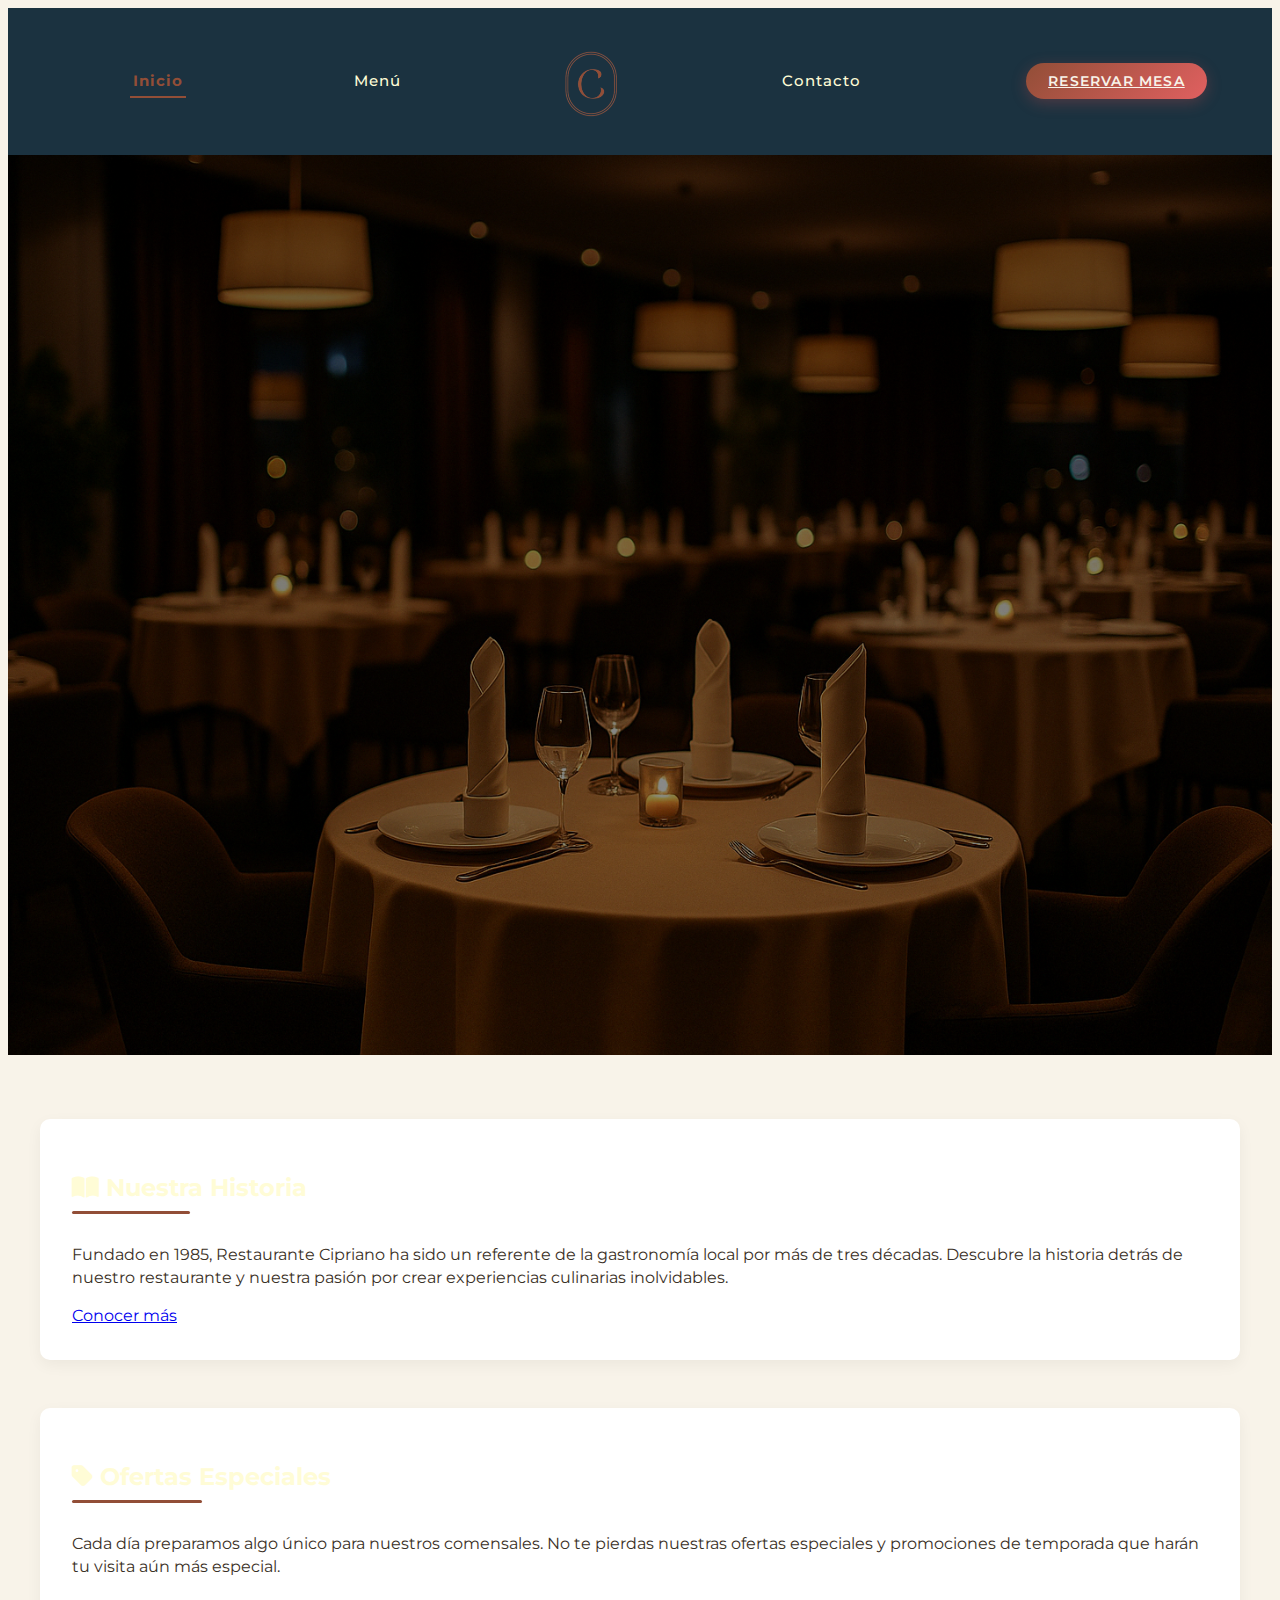
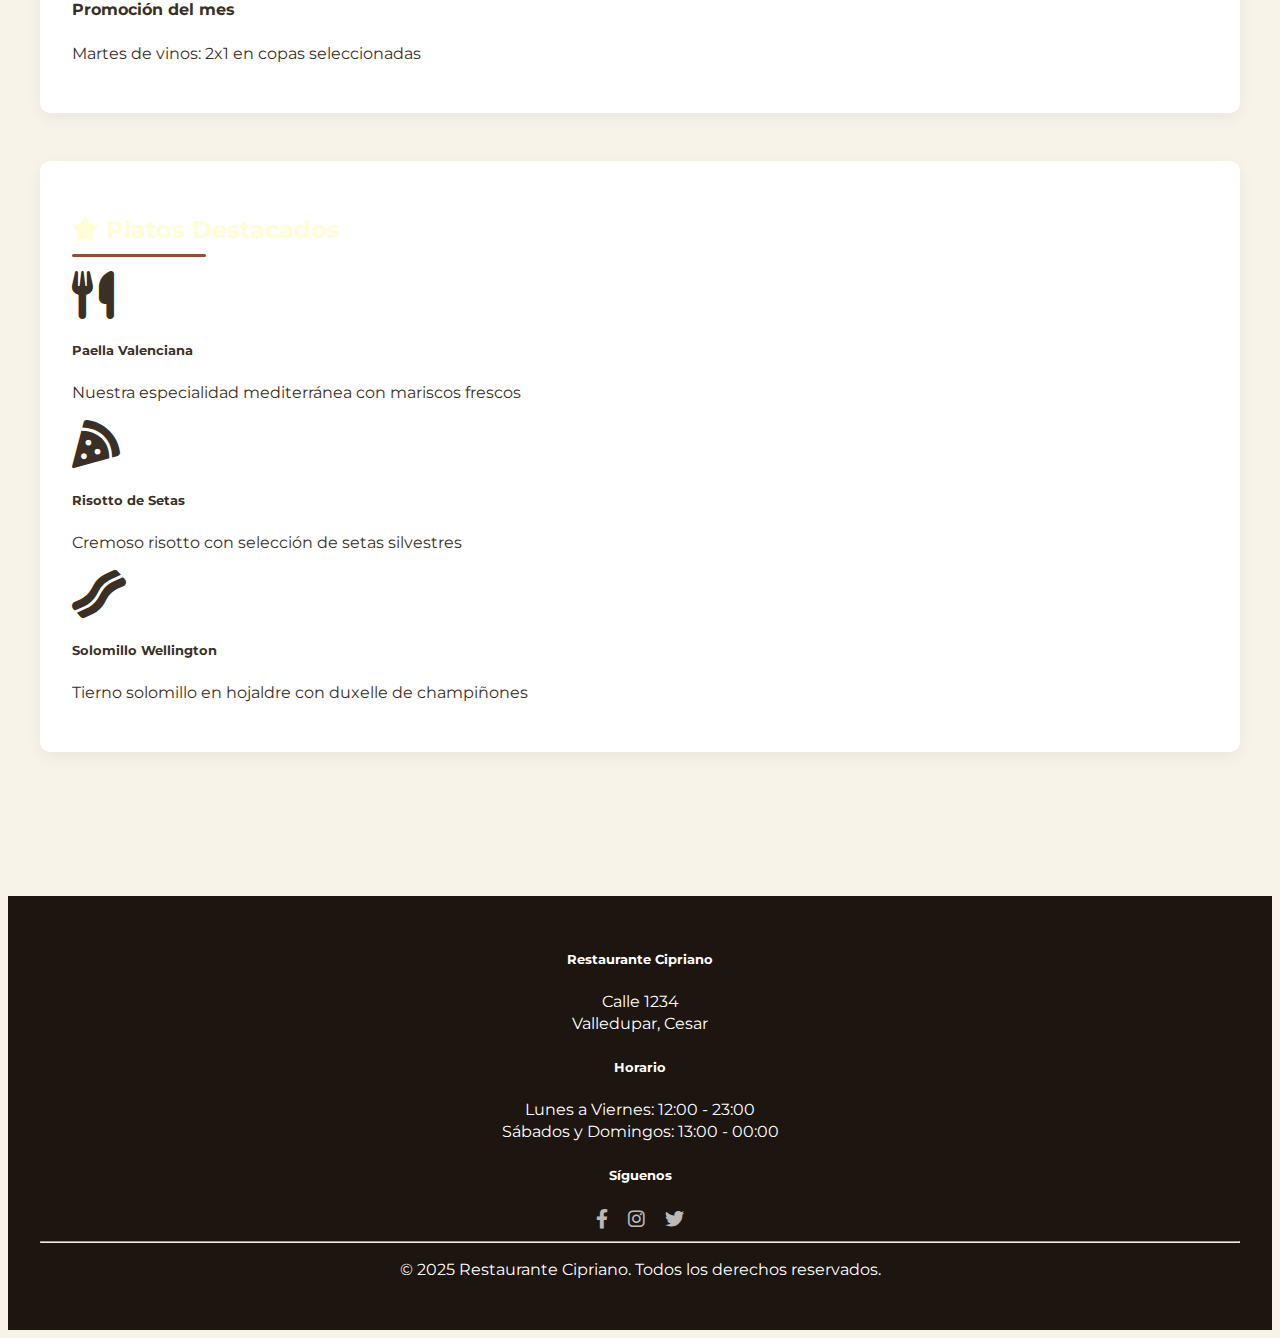
<file: index.html>
<!DOCTYPE html>
<html lang="es">
  <head>
    <meta charset="UTF-8" />
    <meta name="viewport" content="width=device-width, initial-scale=1.0" />
    <title>Restaurante Cipriano - Sabores que inspiran</title>
    <link rel="preconnect" href="https://fonts.googleapis.com" />
    <link rel="preconnect" href="https://fonts.gstatic.com" crossorigin />
    <link
      rel="icon"
      type="image/png"
      sizes="16x16"
      href="/assets/images/favicons/favicon-16x16.png" />
    <meta name="msapplication-TileColor" content="#ffffff" />
    <meta name="theme-color" content="#ffffff" />
    <link
      href="https://fonts.googleapis.com/css2?family=Montserrat:wght@400;500;600;700;800&display=swap"
      rel="stylesheet" />
    <link rel="stylesheet" href="assets/css/bootstrap.min.css" />
    <link
      rel="stylesheet"
      href="https://cdnjs.cloudflare.com/ajax/libs/font-awesome/6.0.0-beta3/css/all.min.css" />
    <link rel="stylesheet" href="assets/css/styles.css" />
  </head>
  <body>
    <header>
      <div class="header-container">
        <!-- Barra de navegación fija con fondo transparente que cambia al hacer scroll -->
        <!-- Barra de navegación fija con fondo transparente que cambia al hacer scroll -->
        <!-- header.html -->
        <nav
          class="navbar navbar-expand-lg navbar-dark bg-transparent fixed-top"
          id="mainNav">
          <div class="container">
            <div class="container-logo-mobile">
              <div class="logo-container">
                <a class="navbar-brand" href="/">
                  <img
                    src="/assets/images/logoMobile.png"
                    alt="Logo Restaurante Cipriano"
                    width="100" />
                </a>
              </div>

              <!-- Botón hamburguesa -->
              <button
                class="navbar-toggler"
                type="button"
                id="sidebarToggle"
                aria-label="Toggle navigation">
                <i class="fas fa-bars text-white"></i>
              </button>
            </div>

            <!-- Links -->
            <div
              class="collapse navbar-collapse justify-content-center"
              id="navbarNav">
              <ul class="navbar-nav align-items-center">
                <li class="nav-item px-3">
                  <a class="nav-link" href="/index.html">Inicio</a>
                </li>
                <li class="nav-item px-3">
                  <a class="nav-link" href="/pages/menu.html">Menú</a>
                </li>

                <!-- Logo entre Menú y Contacto -->
                <li class="nav-item px-3">
                  <a class="navbar-brand" href="/">
                    <img
                      src="/assets/images/logoSinFondo.png"
                      alt="Logo Restaurante Cipriano"
                      width="80" />
                  </a>
                </li>

                <li class="nav-item px-3">
                  <a class="nav-link" href="/pages/contacto.html">Contacto</a>
                </li>
                <li class="nav-item px-3">
                  <a href="/pages/reservas.html" class="btn btn-reserva">
                    Reservar Mesa
                  </a>
                </li>
              </ul>
            </div>
          </div>
        </nav>

        <!-- menu lateral -->
        <div class="sidebar-overlay" id="sidebarOverlay"></div>
        <div class="sidebar" id="sidebar">
          <div class="sidebar-header">
            <button class="close-sidebar" id="closeSidebar">
              <i class="fas fa-times"></i>
            </button>
            <img
              src="/assets/images/logoCompleto.png"
              alt="Logo Restaurante Cipriano"
              width="120"
              class="my-4" />
          </div>
          <div class="sidebar-content">
            <ul class="sidebar-menu">
              <li>
                <a href="/index.html" class="active"
                  ><i class="fas fa-home me-2"></i>Inicio</a
                >
              </li>
              <li>
                <a href="/pages/menu.html"
                  ><i class="fas fa-utensils me-2"></i>Menú</a
                >
              </li>
              <li>
                <a href="/pages/contacto.html"
                  ><i class="fas fa-envelope me-2"></i>Contacto</a
                >
              </li>
              <li>
                <a href="/pages/reservas.html"
                  ><i class="fas fa-calendar-alt me-2"></i>Reservas</a
                >
              </li>
            </ul>
            <div class="sidebar-footer">
              <a href="/pages/reservas.html" class="btn-reserva-sidebar"
                >Reservar Mesa</a
              >
              <div class="social-sidebar mt-4">
                <a href="#" class="me-3"><i class="fab fa-facebook-f"></i></a>
                <a href="#" class="me-3"><i class="fab fa-instagram"></i></a>
                <a href="#" class="me-3"><i class="fab fa-twitter"></i></a>
              </div>
            </div>
          </div>
        </div>

        <!-- Hero section mejorada -->
        <div class="hero">
          <div class="overlay"></div>
          <img
            src="assets/images/hero-image.png"
            alt="Hero Image"
            class="img-fluid" />
          <div class="hero-content">
            <h1>Bienvenidos a Cipriano</h1>
            <p class="hero-subtitle">
              Una experiencia gastronómica inolvidable
            </p>
            <div class="hero-buttons">
              <a href="pages/menu.html" class="btn btn-outline-light btn-lg"
                >Ver Menú</a
              >
              <a href="pages/reservas.html" class="btn btn-primary btn-lg"
                >Reservar Mesa</a
              >
            </div>
          </div>
        </div>
      </div>
    </header>
    <main class="container">
      <div class="row">
        <div class="col-lg-6">
          <section class="historia-section">
            <h2><i class="fas fa-book-open me-2"></i> Nuestra Historia</h2>
            <p>
              Fundado en 1985, Restaurante Cipriano ha sido un referente de la
              gastronomía local por más de tres décadas. Descubre la historia
              detrás de nuestro restaurante y nuestra pasión por crear
              experiencias culinarias inolvidables.
            </p>
            <a href="#" class="btn btn-outline-primary mt-3">Conocer más</a>
          </section>
        </div>
        <div class="col-lg-6">
          <section class="ofertas-section">
            <h2><i class="fas fa-tag me-2"></i> Ofertas Especiales</h2>
            <p>
              Cada día preparamos algo único para nuestros comensales. No te
              pierdas nuestras ofertas especiales y promociones de temporada que
              harán tu visita aún más especial.
            </p>
            <div class="oferta-destacada mt-3 p-3 bg-light rounded">
              <h4>Promoción del mes</h4>
              <p class="mb-2">Martes de vinos: 2x1 en copas seleccionadas</p>
            </div>
          </section>
        </div>
      </div>

      <section class="destacados-section mt-4">
        <h2 class="text-center">
          <i class="fas fa-star me-2"></i> Platos Destacados
        </h2>
        <div class="row mt-4">
          <div class="col-md-4">
            <div class="card mb-4">
              <div class="card-body text-center">
                <i class="fas fa-utensils fa-3x mb-3 text-primary"></i>
                <h5>Paella Valenciana</h5>
                <p>Nuestra especialidad mediterránea con mariscos frescos</p>
              </div>
            </div>
          </div>
          <div class="col-md-4">
            <div class="card mb-4">
              <div class="card-body text-center">
                <i class="fas fa-pizza-slice fa-3x mb-3 text-primary"></i>
                <h5>Risotto de Setas</h5>
                <p>Cremoso risotto con selección de setas silvestres</p>
              </div>
            </div>
          </div>
          <div class="col-md-4">
            <div class="card mb-4">
              <div class="card-body text-center">
                <i class="fas fa-bacon fa-3x mb-3 text-primary"></i>
                <h5>Solomillo Wellington</h5>
                <p>Tierno solomillo en hojaldre con duxelle de champiñones</p>
              </div>
            </div>
          </div>
        </div>
      </section>
    </main>
    <footer>
      <div class="container">
        <div class="row">
          <div class="col-md-4 mb-4">
            <h5>Restaurante Cipriano</h5>
            <p>Calle 1234<br />Valledupar, Cesar</p>
          </div>
          <div class="col-md-4 mb-4">
            <h5>Horario</h5>
            <p>
              Lunes a Viernes: 12:00 - 23:00<br />
              Sábados y Domingos: 13:00 - 00:00
            </p>
          </div>
          <div class="col-md-4 mb-4">
            <h5>Síguenos</h5>
            <div class="social-icons">
              <a href="#" class="me-2"><i class="fab fa-facebook-f"></i></a>
              <a href="#" class="me-2"><i class="fab fa-instagram"></i></a>
              <a href="#" class="me-2"><i class="fab fa-twitter"></i></a>
            </div>
          </div>
        </div>
        <hr class="mt-4 mb-4" />
        <p class="text-center">
          &copy; 2025 Restaurante Cipriano. Todos los derechos reservados.
        </p>
      </div>
    </footer>
    <script src="assets/js/bootstrap.bundle.min.js"></script>
    <script src="assets/js/main.js"></script>
  </body>
</html>
</file>
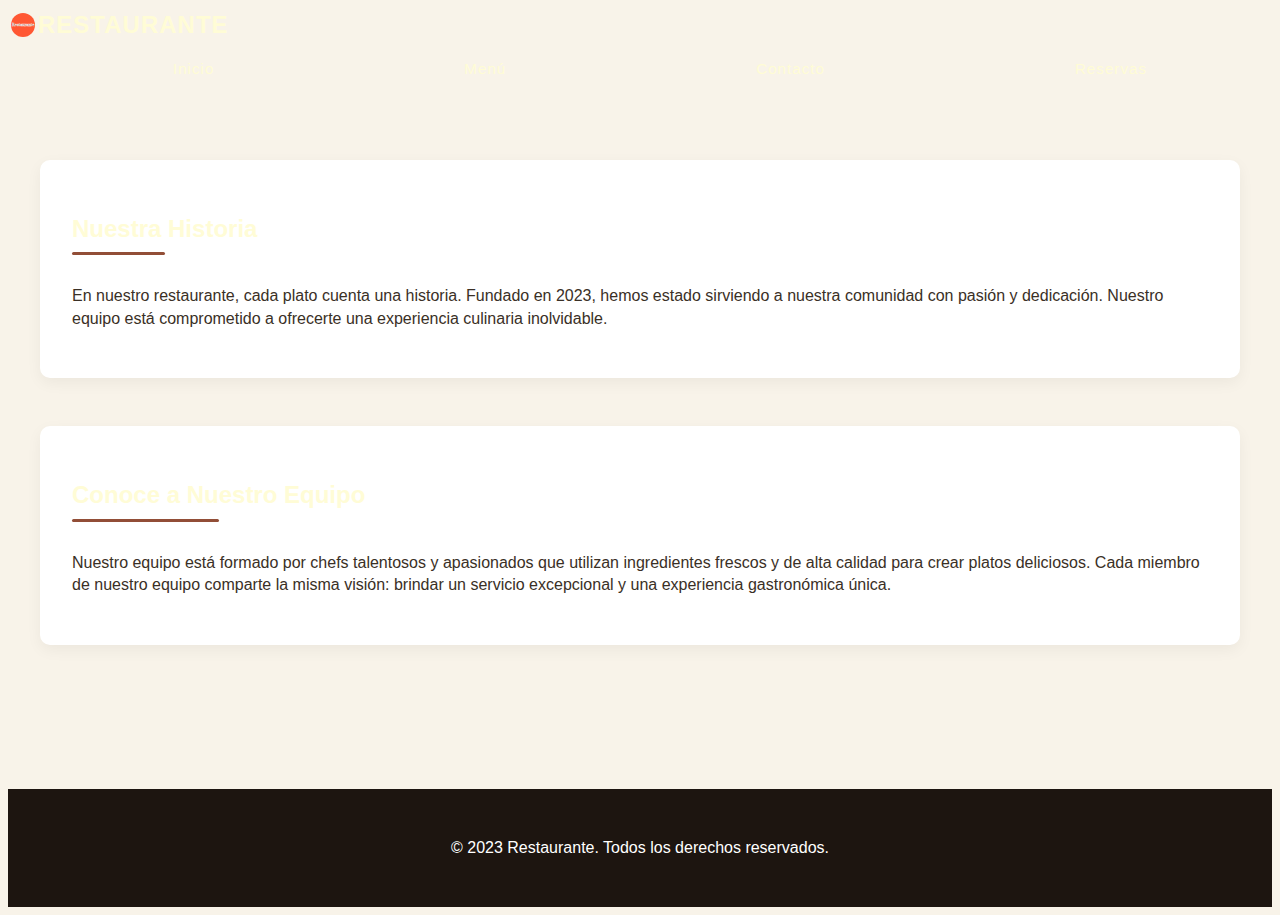
<file: pages/nosotros.html>
<!DOCTYPE html>
<html lang="es">
<head>
    <meta charset="UTF-8">
    <meta name="viewport" content="width=device-width, initial-scale=1.0">
    <title>Nosotros - Restaurante</title>
    <link rel="stylesheet" href="../assets/css/bootstrap.min.css">
    <link rel="stylesheet" href="../assets/css/styles.css">
</head>
<body>
    <header>
        <nav class="navbar navbar-expand-lg navbar-light bg-light">
            <a class="navbar-brand" href="../index.html">
                <img src="../assets/images/logo.svg" alt="Logo Restaurante" width="30" height="30">
                Restaurante
            </a>
            <button class="navbar-toggler" type="button" data-toggle="collapse" data-target="#navbarNav" aria-controls="navbarNav" aria-expanded="false" aria-label="Toggle navigation">
                <span class="navbar-toggler-icon"></span>
            </button>
            <div class="collapse navbar-collapse" id="navbarNav">
                <ul class="navbar-nav">
                    <li class="nav-item">
                        <a class="nav-link" href="../index.html">Inicio</a>
                    </li>
                    <li class="nav-item">
                        <a class="nav-link" href="menu.html">Menú</a>
                    </li>
                    <li class="nav-item">
                        <a class="nav-link" href="contacto.html">Contacto</a>
                    </li>
                    <li class="nav-item">
                        <a class="nav-link" href="reservas.html">Reservas</a>
                    </li>
                </ul>
            </div>
        </nav>
    </header>
    <main class="container mt-5">
        <section>
            <h2>Nuestra Historia</h2>
            <p>En nuestro restaurante, cada plato cuenta una historia. Fundado en 2023, hemos estado sirviendo a nuestra comunidad con pasión y dedicación. Nuestro equipo está comprometido a ofrecerte una experiencia culinaria inolvidable.</p>
        </section>
        <section>
            <h2>Conoce a Nuestro Equipo</h2>
            <p>Nuestro equipo está formado por chefs talentosos y apasionados que utilizan ingredientes frescos y de alta calidad para crear platos deliciosos. Cada miembro de nuestro equipo comparte la misma visión: brindar un servicio excepcional y una experiencia gastronómica única.</p>
        </section>
    </main>
    <footer class="text-center mt-5">
        <p>&copy; 2023 Restaurante. Todos los derechos reservados.</p>
    </footer>
    <script src="../assets/js/bootstrap.bundle.min.js"></script>
    <script src="../assets/js/main.js"></script>
</body>
</html>
</file>
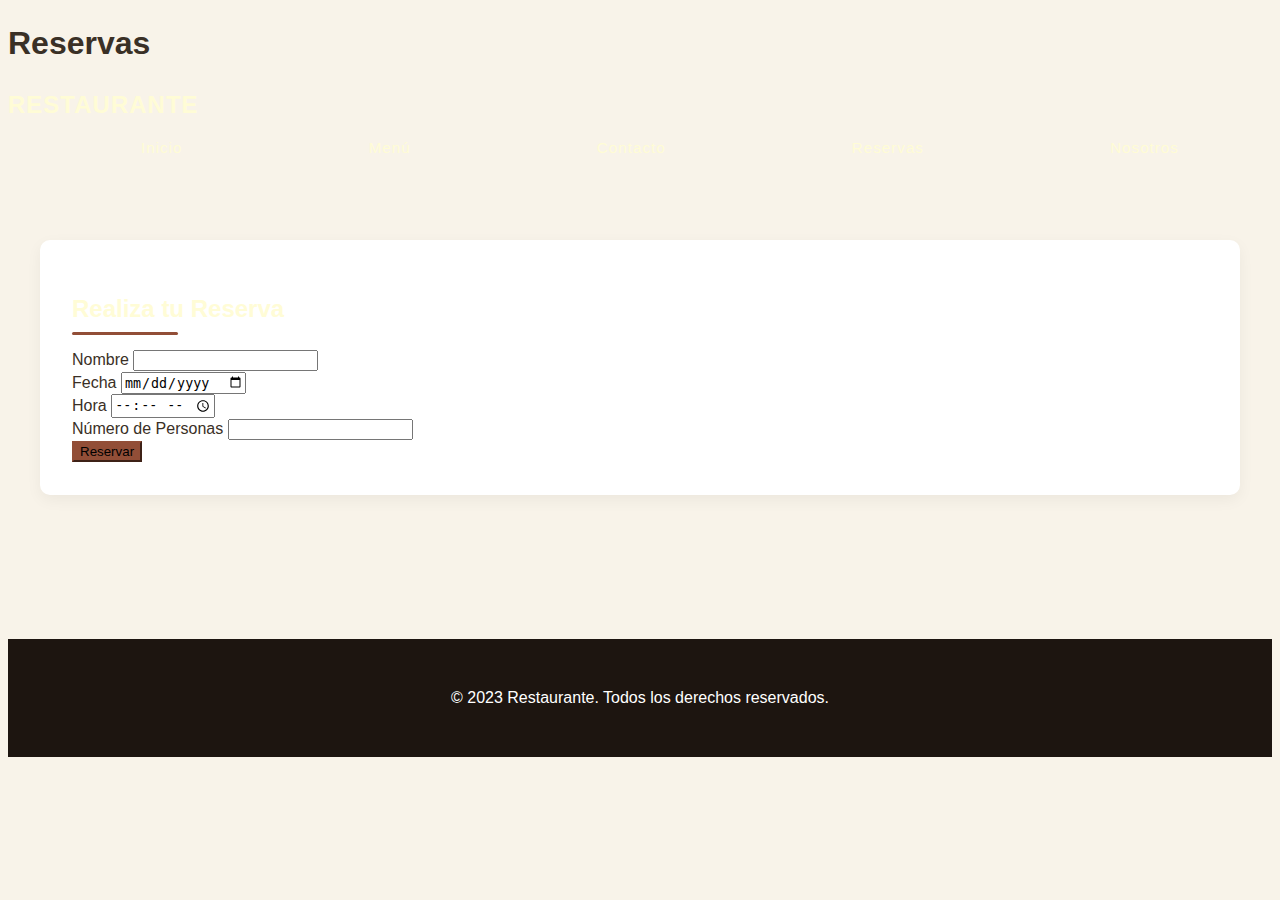
<file: pages/reservas.html>
<!DOCTYPE html>
<html lang="es">
<head>
    <meta charset="UTF-8">
    <meta name="viewport" content="width=device-width, initial-scale=1.0">
    <title>Reservas - Restaurante</title>
    <link rel="stylesheet" href="../assets/css/bootstrap.min.css">
    <link rel="stylesheet" href="../assets/css/styles.css">
</head>
<body>
    <header>
        <h1>Reservas</h1>
        <nav class="navbar navbar-expand-lg navbar-light bg-light">
            <a class="navbar-brand" href="../index.html">Restaurante</a>
            <button class="navbar-toggler" type="button" data-toggle="collapse" data-target="#navbarNav" aria-controls="navbarNav" aria-expanded="false" aria-label="Toggle navigation">
                <span class="navbar-toggler-icon"></span>
            </button>
            <div class="collapse navbar-collapse" id="navbarNav">
                <ul class="navbar-nav">
                    <li class="nav-item"><a class="nav-link" href="../index.html">Inicio</a></li>
                    <li class="nav-item"><a class="nav-link" href="menu.html">Menú</a></li>
                    <li class="nav-item"><a class="nav-link" href="contacto.html">Contacto</a></li>
                    <li class="nav-item"><a class="nav-link active" href="reservas.html">Reservas</a></li>
                    <li class="nav-item"><a class="nav-link" href="nosotros.html">Nosotros</a></li>
                </ul>
            </div>
        </nav>
    </header>
    <main class="container mt-5">
        <section>
            <h2>Realiza tu Reserva</h2>
            <form>
                <div class="form-group">
                    <label for="nombre">Nombre</label>
                    <input type="text" class="form-control" id="nombre" required>
                </div>
                <div class="form-group">
                    <label for="fecha">Fecha</label>
                    <input type="date" class="form-control" id="fecha" required>
                </div>
                <div class="form-group">
                    <label for="hora">Hora</label>
                    <input type="time" class="form-control" id="hora" required>
                </div>
                <div class="form-group">
                    <label for="personas">Número de Personas</label>
                    <input type="number" class="form-control" id="personas" required>
                </div>
                <button type="submit" class="btn btn-primary">Reservar</button>
            </form>
        </section>
    </main>
    <footer class="text-center mt-5">
        <p>&copy; 2023 Restaurante. Todos los derechos reservados.</p>
    </footer>
    <script src="../assets/js/bootstrap.bundle.min.js"></script>
    <script src="../assets/js/main.js"></script>
</body>
</html>
</file>
<file: assets/css/styles.css>
/* Variables de colores */
:root {
  --primary-color: #fffcd6; /* Marrón terracota más rico */
  --secondary-color: #924e37; /* Dorado cálido */
  --bg-header-color: #1b3240; /* Fondo del header */
  --accent-color: #924e37; /* Rojo vino elegante */
  --light-color: #f8f3e9; /* Crema suave */
  --dark-color: #2c1d13; /* Marrón oscuro profundo */
  --text-color: #3a3026; /* Texto marrón neutro */
  --footer-color: #1d1510; /* Fondo de footer más profundo */
  --gold-accent: #c5a76c; /* Toques dorados para detalles */
  --olive-accent: #64733b; /* Verde oliva para acentos naturales */
}

body {
  font-family: "Montserrat", "Helvetica Neue", sans-serif;
  color: var(--text-color);
  background-color: var(--light-color);
  line-height: 1.4;
  overflow-x: hidden;
}

/* ======= Header Styling ======= */
.header-container {
  position: relative;
  overflow: hidden;
}

/* Navbar */
#mainNav {
  transition: background-color 0.3s ease, padding 0.3s ease;
  padding: 20px 0;
  background-color: var(--bg-header-color);
}

#mainNav.scrolled {
  background-color: rgba(0, 0, 0, 0.85);
  padding: 10px 0;
  box-shadow: 0 2px 10px rgba(0, 0, 0, 0.5);
}

/* Navbar Brand */

.container-logo {
  display: none;
  align-items: center;
  justify-content: center;
}

.container-logo img {
  max-width: 100%;
  height: auto;
  transition: transform 0.3s ease;
}

/* Efecto de hover en el logo */
.container-logo:hover img {
  transform: scale(1.05);
}

.container-logo-mobile{
    display: none;
}

/* Navbar Brand */
.navbar-brand {
  font-size: 1.5rem;
  font-weight: bold;
  color: var(--primary-color);
  text-transform: uppercase;
  letter-spacing: 1px;
  transition: color 0.3s ease;
}

.container-logo img {
  max-width: 100%;
  height: auto;
  transition: transform 0.3s ease;
}

/* Efecto de hover en el logo */
.container-logo:hover img {
  transform: scale(1.05);
}

/* Navbar Brand */
.navbar-brand {
  font-size: 1.5rem;
  font-weight: bold;
  color: var(--primary-color);
  text-transform: uppercase;
  letter-spacing: 1px;
  transition: color 0.3s ease;
}
.navbar-brand:hover {
  color: var(--secondary-color);
}
.navbar-brand {
  text-decoration: none;
  display: flex;
  align-items: center;
  padding: 0;
}

.navbar-brand img {
  max-width: 100%;
  height: auto;
  transition: transform 0.3s ease;
}

.navbar-brand:hover img {
  transform: scale(1.05);
}

/* Asegurar que no haya espacio adicional alrededor del logo */
.navbar-brand:focus {
  outline: none;
}

/* Personalizar punto de corte para el menú hamburguesa */
@media (max-width: 670px) {
  .navbar-brand img {
    width: 180px;
  }

  #mainNav {
    padding: 10px 0 !important;
  }

  #mainNav.scrolled {
    padding: 8px 0 !important;
  }
  .container-logo {
    justify-content: space-around;
  }
  .navbar-expand-sm .navbar-toggler {
    display: block;
  }

  .navbar-expand-sm .navbar-collapse {
    display: none !important;
  }

  .navbar-expand-sm .navbar-collapse.show {
    display: block !important;
  }

  .navbar-expand-sm .navbar-nav {
    flex-direction: column;
    width: 100%;
    padding-top: 1rem;
  }

  .navbar-expand-sm .navbar-nav .nav-link {
    padding: 0.5rem 0;
  }

  .navbar-expand-sm .btn-reserva {
    margin: 10px auto;
    display: inline-block;
  }
  .navbar-nav {
    gap: 10px;
    padding: 15px 0;
  }

  .nav-link {
    padding: 12px 15px !important;
    border-radius: 8px;
    background-color: rgba(255, 255, 255, 0.05);
    transition: all 0.3s ease;
  }

  .nav-link:hover,
  .nav-link.active {
    background-color: var(--accent-color);
  }

  .nav-link::after {
    display: none;
  }

  .btn-reserva {
    margin-top: 10px;
    padding: 12px 25px !important;
    width: 80%;
  }
}

/* Estilos para el menú hamburguesa cuando está desplegado */
#navbarNav.show {
  background-color: rgba(0, 0, 0, 0.9);
  padding: 15px;
  border-radius: 0 0 10px 10px;
  margin-top: 10px;
}

/* Asegurar que el botón de hamburguesa esté visible cuando corresponde */
.navbar-toggler {
  display: none;
  cursor: pointer;
  border: 1px solid rgba(255, 255, 255, 0.5);
  padding: 8px 10px;
  border-radius: 4px;
  background-color: transparent;
  transition: all 0.3s ease;
  color: var(--primary-color);
}

.navbar-toggler:hover {
  background-color: var(--accent-color);
}

.navbar-toggler:focus {
  box-shadow: 0 0 0 0.2rem rgba(255, 255, 255, 0.25);
}

.navbar-toggler-icon {
  height: 1.5em;
  width: 1.5em;
}

/* Animación para el menú desplegable en móvil */
.navbar-collapse {
  transition: all 0.3s ease;
}

.navbar-nav {
  display: flex !important;
  justify-content: space-around;
  list-style: none;
  align-items: center;
}

.nav-link {
  color: var(--primary-color);
  text-decoration: none;
  font-weight: 500;
  font-size: 0.95rem;
  padding: 8px 15px;
  letter-spacing: 1px;
  position: relative;
  transition: all 0.3s ease;
  margin: 0 5px;
}

.nav-link::after {
  content: "";
  position: absolute;
  width: 0;
  height: 2px;
  bottom: 0;
  left: 50%;
  background-color: var(--secondary-color);
  transition: all 0.3s ease;
  transform: translateX(-50%);
  opacity: 0;
}

.nav-link:hover::after,
.nav-link.active::after {
  width: 70%;
  opacity: 1;
}

.nav-link.active {
  color: var(--accent-color) !important;
  font-weight: 700;
}

/* Botón de reserva mejorado */
/* .reservar-mesa-container{
    display: flex;
    align-items: center;
    justify-content: center;
    margin-top: 10px;
} */
.btn-reserva {
  background: linear-gradient(135deg, var(--accent-color) 0%, #e06060 100%);
  color: var(--light-color);
  border-radius: 30px;
  padding: 10px 22px !important;
  margin-left: 15px;
  font-weight: 600;
  text-transform: uppercase;
  font-size: 0.85rem;
  letter-spacing: 1.2px;
  border: none;
  box-shadow: 0 4px 15px rgba(201, 76, 76, 0.3);
  transition: all 0.3s cubic-bezier(0.175, 0.885, 0.32, 1.275);
}

.btn-reserva:hover {
  background: linear-gradient(135deg, #d44242 0%, #e87878 100%);
  transform: translateY(-3px) scale(1.05);
  box-shadow: 0 8px 20px rgba(201, 76, 76, 0.4);
}

.btn-reserva:active {
  transform: translateY(0) scale(0.98);
  box-shadow: var(--primary-color);
}

.btn-reserva::after {
  display: none;
}

/* sidebar */

.sidebar {
  position: fixed;
  top: 0;
  right: -500px;
  width: 320px;
  height: 100vh; /* Asegurar 100% viewport */
  background-color: rgba(27,50,64,0.95);
  z-index: 2000;
  transition: right 0.4s ease-in-out;
  display: flex;
  flex-direction: column;
  overflow: hidden; /* Importante: oculta solo si overflow */
  box-shadow: -5px 0 15px rgba(0, 0, 0, 0.3);
  padding: 10px; /* ahora sin padding general */
}

.sidebar.active {
  right: 0;
}

.sidebar-overlay {
  position: fixed;
  top: 0;
  left: 0;
  width: 100%;
  height: 100%;
  background-color: rgba(0, 0, 0, 0.6);
  z-index: 1999;
  display: none;
  opacity: 0;
  transition: opacity 0.3s ease;
}

.sidebar-overlay.active {
  display: block;
  opacity: 1;
}

.sidebar-header {
  display: flex;
  flex-direction: column;
  align-items: center;
  border-bottom: 1px solid rgba(255, 255, 255, 0.1);
  padding-bottom: 20px;
  margin-bottom: 20px;
  position: relative;
  padding: 20px;
  flex-shrink: 0; /* No se achica */
  border-bottom: 1px solid rgba(255, 255, 255, 0.1);
}

.close-sidebar {
  position: absolute;
  top: 0;
  right: 0;
  background: transparent;
  border: none;
  color: white;
  font-size: 1.5rem;
  cursor: pointer;
  padding: 0;
  transition: transform 0.3s ease;
}

.close-sidebar:hover {
  transform: rotate(90deg);
}

.sidebar-content {
  flex: 1;
  display: flex;
  flex-direction: column;
  justify-content: space-between;
}

.sidebar-menu {
  list-style: none;
  padding: 0;
  margin: 0;
}

.sidebar-menu li {
  margin-bottom: 15px;
}

.sidebar-menu a {
  color: white;
  text-decoration: none;
  font-size: 1.1rem;
  font-weight: 500;
  display: block;
  padding: 12px 15px;
  border-radius: 8px;
  transition: background-color 0.3s ease, transform 0.2s ease;
}

.sidebar-menu a i {
  margin-right: 8px;
}

.sidebar-menu a:hover {
  background-color: rgba(255, 255, 255, 0.1);
  transform: translateX(5px);
}

.sidebar-menu a.active {
  background-color: var(--accent-color);
  color: white;
}

.sidebar-footer {
  padding: 20px;
  flex-shrink: 0; /* No se achica */
  border-top: 1px solid rgba(255, 255, 255, 0.1);
  text-align: center;
}

.btn-reserva-sidebar {
  display: inline-block;
  background: linear-gradient(135deg, var(--accent-color) 0%, #e06060 100%);
  color: white;
  border-radius: 30px;
  padding: 15px 30px;
  font-weight: 700;
  text-transform: uppercase;
  font-size: 1rem;
  letter-spacing: 1.5px;
  border: none;
  box-shadow: 0 4px 15px rgba(201, 76, 76, 0.3);
  transition: all 0.3s ease;
  text-decoration: none;
}

.btn-reserva-sidebar:hover {
  background: linear-gradient(135deg, #d44242 0%, #e87878 100%);
  transform: translateY(-3px);
  box-shadow: 0 8px 20px rgba(201, 76, 76, 0.4);
  color: white;
}

.social-sidebar {
  display: flex;
  justify-content: center;
  gap: 20px;
  margin-top: 10px;
}

.social-sidebar a {
  color: white;
  font-size: 1.2rem;
  opacity: 0.7;
  transition: opacity 0.3s ease, transform 0.3s ease;
}

.social-sidebar a:hover {
  opacity: 1;
  transform: translateY(-3px);
  color: var(--accent-color);
}

@media (max-width: 670px) {
  /* Ocultar la navegación normal en dispositivos móviles */
  .container{
    display: flex;
    justify-content: end;
    margin-right: 20px;
  }
  .container-logo-mobile {
    display: flex;
    justify-content: space-around;
    width: 100%;
  }
  .container-logo-mobile .logo-container {
        display: flex;
        justify-content: center;
        align-items: center;
  }
  .collapse.navbar-collapse {
    display: none !important;
  }

  /* Asegurar que el botón hamburguesa sea visible */
  .navbar-toggler {
    display: block;
  }

  /* Para dispositivos más pequeños, ajustar el tamaño del sidebar */
  .sidebar {
    width: 300px;
    right: -500px;
  }
}

/* Hero Section */
.hero {
  height: 100vh;
  position: relative;
  display: flex;
  align-items: center;
  justify-content: center;
}

.hero .overlay {
  position: absolute;
  top: 0;
  left: 0;
  width: 100%;
  height: 100%;
  background: linear-gradient(
    to bottom,
    rgba(0, 0, 0, 0.6) 0%,
    rgba(0, 0, 0, 0.4) 100%
  );
  z-index: 1;
}

.hero img {
  position: absolute;
  top: 0;
  left: 0;
  width: 100%;
  height: 100%;
  object-fit: cover;
  object-position: center;
  z-index: 0;
}

.hero-content {
  position: relative;
  text-align: center;
  z-index: 2;
  max-width: 800px;
  padding: 0 20px;
}

.hero h1 {
  color: white;
  font-size: 4rem;
  font-weight: 800;
  margin-bottom: 20px;
  text-shadow: 2px 2px 10px rgba(0, 0, 0, 0.5);
  opacity: 0;
  transform: translateY(30px);
  animation: fadeInUp 1s ease forwards 0.5s;
}

.hero-subtitle {
  color: white;
  font-size: 1.5rem;
  margin-bottom: 30px;
  text-shadow: 1px 1px 5px rgba(0, 0, 0, 0.5);
  opacity: 0;
  transform: translateY(30px);
  animation: fadeInUp 1s ease forwards 0.8s;
}

.hero-buttons {
  opacity: 0;
  transform: translateY(30px);
  animation: fadeInUp 1s ease forwards 1.1s;
}

.hero-buttons .btn {
  margin: 0 10px;
  padding: 12px 30px;
  font-weight: 600;
  letter-spacing: 1px;
  text-transform: uppercase;
  text-decoration: none;
  color: var(--light-color);
}
.hero-buttons .btn-outline-light {
  background-color: transparent;
  border: 2px solid var(--light-color);
  color: var(--primary-color);
  transition: all 0.3s ease;
}

.btn-outline-light {
  border-width: 2px;
}

.btn-outline-light:hover {
  background-color: white;
  color: var(--dark-color);
}

.btn-primary {
  background-color: var(--accent-color);
  border-color: var(--accent-color);
}

.btn-primary:hover {
  background-color: #b53c3c;
  border-color: #b53c3c;
  transform: translateY(-3px);
  box-shadow: 0 5px 15px rgba(0, 0, 0, 0.2);
}

/* Animaciones */
@keyframes fadeInUp {
  from {
    opacity: 0;
    transform: translateY(30px);
  }
  to {
    opacity: 1;
    transform: translateY(0);
  }
}

/* Secciones principales */
main {
  padding: 4rem 2rem;
}

section {
  margin-bottom: 3rem;
  background-color: white;
  border-radius: 10px;
  padding: 2rem;
  box-shadow: 0 5px 15px rgba(0, 0, 0, 0.05);
  transition: transform 0.3s ease, box-shadow 0.3s ease;
}

section:hover {
  transform: translateY(-5px);
  box-shadow: 0 8px 25px rgba(0, 0, 0, 0.1);
}

h2 {
  color: var(--primary-color);
  font-weight: 700;
  margin-bottom: 1.5rem;
  position: relative;
  display: inline-block;
}

h2::after {
  content: "";
  position: absolute;
  width: 50%;
  height: 3px;
  bottom: -10px;
  left: 0;
  background-color: var(--secondary-color);
  border-radius: 2px;
}

/* Footer */
footer {
  background-color: var(--footer-color);
  color: white;
  text-align: center;
  padding: 2rem;
  margin-top: 2rem;
}

footer .social-icons {
  display: flex;
  justify-content: center;
  gap: 20px;
  margin-top: 10px;
}

footer .social-icons a {
  color: white;
  font-size: 1.2rem;
  opacity: 0.7;
  transition: opacity 0.3s ease, transform 0.3s ease;
}

footer .social-icons a:hover {
  opacity: 1;
  transform: translateY(-3px);
  color: var(--accent-color);
}

/* Animaciones */
@keyframes fadeIn {
  from {
    opacity: 0;
    transform: translateY(20px);
  }
  to {
    opacity: 1;
    transform: translateY(0);
  }
}

/* Responsive */
@media (max-width: 768px) {
  .hero h1 {
    font-size: 2.5rem;
  }

  main {
    padding: 2rem 1rem;
  }
}

/* Responsive */
@media (max-width: 768px) {
  .hero h1 {
    font-size: 2.5rem;
  }

  .hero-subtitle {
    font-size: 1.2rem;
  }

  .hero-buttons .btn {
    margin: 5px;
    padding: 10px 20px;
    font-size: 0.9rem;
  }
}
</file>
